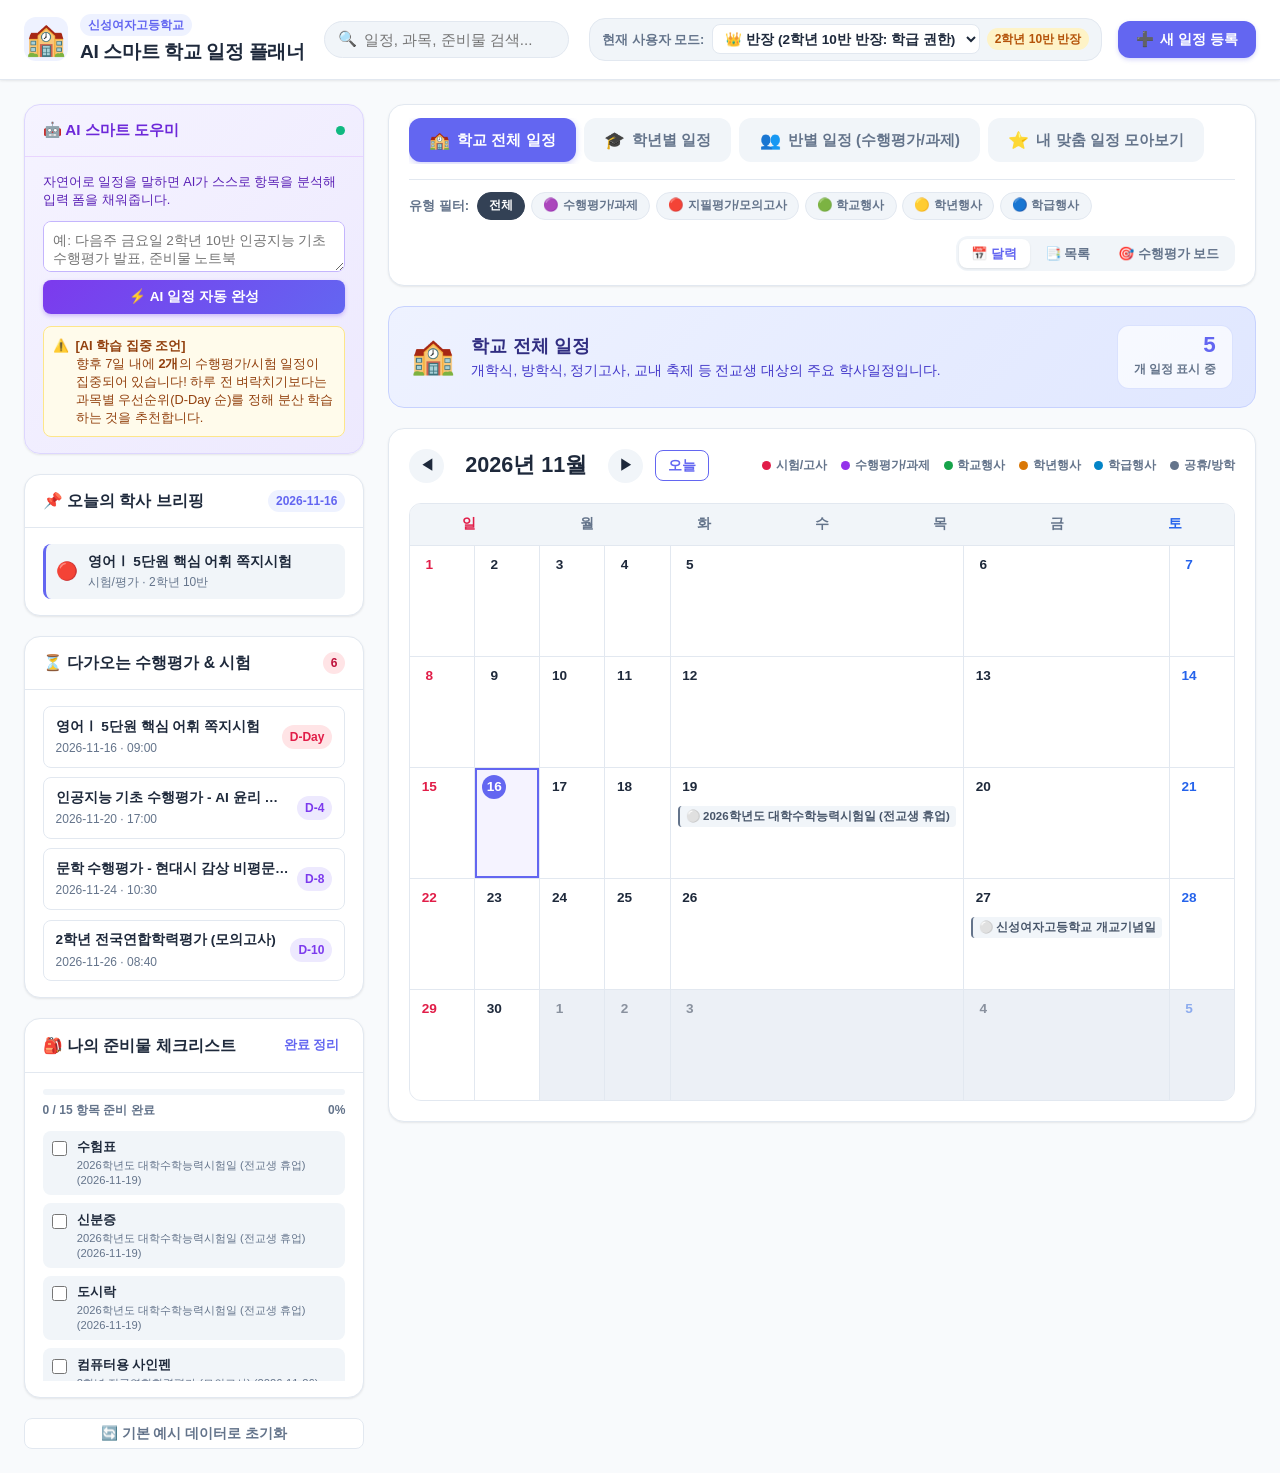
<file: index.html>
<!DOCTYPE html>
<html lang="ko">
<head>
  <meta charset="UTF-8">
  <meta name="viewport" content="width=device-width, initial-scale=1.0">
  <title>신성여고 AI 학교 일정 통합 관리 시스템 (School Life AI Planner)</title>
  <link rel="stylesheet" href="style.css">
</head>
<body>
  <!-- Header / Navigation Bar -->
  <header class="app-header">
    <div class="header-container">
      <div class="brand">
        <div class="brand-logo">🏫</div>
        <div class="brand-text">
          <span class="school-badge">신성여자고등학교</span>
          <h1 class="brand-title">AI 스마트 학교 일정 플래너</h1>
        </div>
      </div>

      <!-- Quick Search Bar -->
      <div class="header-search">
        <span class="search-icon">🔍</span>
        <input type="text" id="globalSearchInput" placeholder="일정, 과목, 준비물 검색..." autocomplete="off">
        <button id="clearSearchBtn" class="clear-btn" style="display:none;">✕</button>
      </div>

      <!-- User Role Switcher -->
      <div class="user-role-section">
        <div class="role-selector-card">
          <label for="userRoleSelect" class="role-label">현재 사용자 모드:</label>
          <div class="role-controls">
            <select id="userRoleSelect" class="role-dropdown">
              <option value="teacher">🧑‍🏫 교사 (학사관리자: 전체 권한)</option>
              <option value="president" selected>👑 반장 (2학년 10반 반장: 학급 권한)</option>
              <option value="student">🎒 학생 (2학년 10반 학생: 조회/체크)</option>
            </select>
            <div id="userScopeInfo" class="user-scope-badge">2학년 10반</div>
          </div>
        </div>
        <button id="openNewEventBtn" class="btn btn-primary btn-add-event">
          <span class="btn-icon">➕</span> 새 일정 등록
        </button>
      </div>
    </div>
  </header>

  <!-- Main Container -->
  <div class="main-layout">
    <!-- Sidebar / Quick Dashboards -->
    <aside class="sidebar">
      <!-- AI Smart Assistant Card -->
      <section class="card ai-assistant-card">
        <div class="card-header ai-header">
          <div class="ai-badge">🤖 AI 스마트 도우미</div>
          <span class="pulse-dot"></span>
        </div>
        <div class="card-body">
          <p class="ai-intro">자연어로 일정을 말하면 AI가 스스로 항목을 분석해 입력 폼을 채워줍니다.</p>
          <div class="ai-input-wrap">
            <textarea id="aiQuickInput" placeholder="예: 다음주 금요일 2학년 10반 인공지능 기초 수행평가 발표, 준비물 노트북" rows="2"></textarea>
            <button id="aiParseBtn" class="btn btn-ai-action">
              <span>⚡ AI 일정 자동 완성</span>
            </button>
          </div>
          <div id="aiWorkloadAlert" class="ai-workload-alert">
            <!-- Dynamically populated AI workload/conflict warning -->
          </div>
        </div>
      </section>

      <!-- Today's Briefing -->
      <section class="card today-card">
        <div class="card-header">
          <h3>📌 오늘의 학사 브리핑</h3>
          <span id="currentDateDisplay" class="date-chip">2026.11.16</span>
        </div>
        <div class="card-body">
          <div id="todayEventsList" class="compact-event-list">
            <!-- Dynamically populated today's events -->
          </div>
        </div>
      </section>

      <!-- Upcoming Assessments (D-Day) -->
      <section class="card upcoming-card">
        <div class="card-header">
          <h3>⏳ 다가오는 수행평가 & 시험</h3>
          <span class="badge-count" id="upcomingCount">3</span>
        </div>
        <div class="card-body">
          <div id="upcomingAssessmentList" class="dday-event-list">
            <!-- Dynamically populated upcoming assessments -->
          </div>
        </div>
      </section>

      <!-- Student Supplies Checklist -->
      <section class="card checklist-card">
        <div class="card-header">
          <h3>🎒 나의 준비물 체크리스트</h3>
          <button id="clearCompletedChecksBtn" class="btn-text">완료 정리</button>
        </div>
        <div class="card-body">
          <div class="checklist-progress-bar">
            <div id="checklistProgressFill" class="progress-fill" style="width: 0%;"></div>
          </div>
          <div class="checklist-status-text">
            <span id="checklistStats">0 / 0 항목 준비 완료</span>
            <span id="checklistPercent">0%</span>
          </div>
          <div id="suppliesChecklistContainer" class="checklist-items">
            <!-- Dynamically populated supplies items -->
          </div>
        </div>
      </section>

      <!-- System Utility Actions -->
      <div class="sidebar-footer">
        <button id="resetDemoDataBtn" class="btn btn-outline-secondary btn-sm w-full">
          🔄 기본 예시 데이터로 초기화
        </button>
      </div>
    </aside>

    <!-- Content Area -->
    <main class="content-area">
      <!-- Navigation Tabs: Scope & Grade/Class Filter -->
      <div class="navigation-panel">
        <div class="scope-tabs-container">
          <div class="scope-tabs" role="tablist">
            <button class="scope-tab active" data-scope="school">
              <span class="tab-icon">🏫</span> 학교 전체 일정
            </button>
            <button class="scope-tab" data-scope="grade">
              <span class="tab-icon">🎓</span> 학년별 일정
            </button>
            <button class="scope-tab" data-scope="class">
              <span class="tab-icon">👥</span> 반별 일정 (수행평가/과제)
            </button>
            <button class="scope-tab" data-scope="my">
              <span class="tab-icon">⭐</span> 내 맞춤 일정 모아보기
            </button>
          </div>
        </div>

        <!-- Grade & Class Secondary Filter Bar -->
        <div class="filter-toolbar">
          <!-- Grade Selector (Visible in Grade & Class tabs) -->
          <div id="gradeFilterGroup" class="filter-group" style="display:none;">
            <span class="filter-label">학년 선택:</span>
            <div class="pill-tabs" id="gradePillTabs">
              <button class="pill-tab" data-grade="1">1학년</button>
              <button class="pill-tab active" data-grade="2">2학년</button>
              <button class="pill-tab" data-grade="3">3학년</button>
            </div>
          </div>

          <!-- Class Selector (Visible in Class tab) -->
          <div id="classFilterGroup" class="filter-group" style="display:none;">
            <span class="filter-label">반 선택:</span>
            <select id="classSelectDropdown" class="form-select-sm">
              <option value="1">1반</option>
              <option value="2">2반</option>
              <option value="3">3반</option>
              <option value="4">4반</option>
              <option value="5">5반</option>
              <option value="6">6반</option>
              <option value="7">7반</option>
              <option value="8">8반</option>
              <option value="9">9반</option>
              <option value="10" selected>10반</option>
            </select>
          </div>

          <!-- Category Chips Filter -->
          <div class="filter-group category-filter-group">
            <span class="filter-label">유형 필터:</span>
            <div class="category-chips" id="categoryChips">
              <button class="cat-chip active" data-cat="all">전체</button>
              <button class="cat-chip" data-cat="assessment">🟣 수행평가/과제</button>
              <button class="cat-chip" data-cat="exam">🔴 지필평가/모의고사</button>
              <button class="cat-chip" data-cat="school_event">🟢 학교행사</button>
              <button class="cat-chip" data-cat="grade_event">🟡 학년행사</button>
              <button class="cat-chip" data-cat="class_event">🔵 학급행사</button>
            </div>
          </div>

          <!-- View Mode Toggle (Calendar vs List vs Assessment Kanban) -->
          <div class="view-mode-toggle">
            <button class="view-btn active" id="viewCalendarBtn" title="달력 뷰">
              📅 달력
            </button>
            <button class="view-btn" id="viewListBtn" title="목록 뷰">
              📑 목록
            </button>
            <button class="view-btn" id="viewAssessmentBtn" title="수행평가 집중 보드">
              🎯 수행평가 보드
            </button>
          </div>
        </div>
      </div>

      <!-- Scope Description Banner -->
      <div id="scopeBanner" class="scope-banner">
        <div class="banner-content">
          <span class="banner-icon">🏫</span>
          <div class="banner-texts">
            <h2 id="scopeBannerTitle">학교 전체 일정</h2>
            <p id="scopeBannerSubtitle">개학식, 방학식, 정기고사, 교내 축제 등 전교생 대상의 주요 학사일정입니다.</p>
          </div>
        </div>
        <div class="banner-stat">
          <span class="stat-number" id="currentViewEventCount">0</span>
          <span class="stat-label">개 일정 표시 중</span>
        </div>
      </div>

      <!-- MAIN VIEW 1: Monthly Calendar -->
      <section id="calendarViewSection" class="view-section active">
        <div class="calendar-header-bar">
          <div class="calendar-controls">
            <button id="prevMonthBtn" class="btn btn-icon-round" title="이전 달">◀</button>
            <h2 id="currentMonthYearDisplay" class="calendar-month-title">2026년 11월</h2>
            <button id="nextMonthBtn" class="btn btn-icon-round" title="다음 달">▶</button>
            <button id="todayBtn" class="btn btn-outline-primary btn-sm">오늘</button>
          </div>
          <div class="calendar-legend">
            <span class="legend-item"><span class="legend-dot dot-exam"></span>시험/고사</span>
            <span class="legend-item"><span class="legend-dot dot-assessment"></span>수행평가/과제</span>
            <span class="legend-item"><span class="legend-dot dot-school"></span>학교행사</span>
            <span class="legend-item"><span class="legend-dot dot-grade"></span>학년행사</span>
            <span class="legend-item"><span class="legend-dot dot-class"></span>학급행사</span>
            <span class="legend-item"><span class="legend-dot dot-holiday"></span>공휴/방학</span>
          </div>
        </div>

        <div class="calendar-grid-container">
          <div class="calendar-weekdays">
            <div class="weekday sun">일</div>
            <div class="weekday">월</div>
            <div class="weekday">화</div>
            <div class="weekday">수</div>
            <div class="weekday">목</div>
            <div class="weekday">금</div>
            <div class="weekday sat">토</div>
          </div>
          <div id="calendarDaysGrid" class="calendar-days-grid">
            <!-- Populated via JavaScript -->
          </div>
        </div>
      </section>

      <!-- MAIN VIEW 2: List / Timeline View -->
      <section id="listViewSection" class="view-section" style="display:none;">
        <div class="list-controls-bar">
          <span class="sort-info">총 <strong id="listEventCount">0</strong>건의 일정이 등록되어 있습니다.</span>
          <div class="sort-options">
            <label for="listSortSelect">정렬:</label>
            <select id="listSortSelect" class="form-select-sm">
              <option value="date-asc">날짜 오름차순 (가까운 순)</option>
              <option value="date-desc">날짜 내림차순 (먼 날짜 순)</option>
              <option value="title-asc">제목 가나다순</option>
            </select>
          </div>
        </div>
        <div id="eventsListContainer" class="events-timeline-container">
          <!-- Populated via JavaScript -->
        </div>
      </section>

      <!-- MAIN VIEW 3: Assessment Focus Board -->
      <section id="assessmentViewSection" class="view-section" style="display:none;">
        <div class="board-header-bar">
          <div>
            <h3>🎯 2026 수행평가 & 과제 집중 관리 보드</h3>
            <p>과목별 평가 방법, 제출 기한, 준비물을 한눈에 체크하고 준비하세요.</p>
          </div>
          <div class="board-filter-stats">
            <span class="chip chip-urgent">마감 임박 (<span id="urgentCount">0</span>)</span>
            <span class="chip chip-active">진행 중 (<span id="activeCount">0</span>)</span>
          </div>
        </div>
        <div id="assessmentCardsGrid" class="assessment-cards-grid">
          <!-- Populated via JavaScript -->
        </div>
      </section>
    </main>
  </div>

  <!-- MODAL: Date Day Details Modal (When clicking a calendar cell) -->
  <div id="dayDetailModal" class="modal-backdrop" style="display:none;">
    <div class="modal-dialog modal-md">
      <div class="modal-header">
        <div class="modal-title-group">
          <span class="modal-icon">📅</span>
          <div>
            <h3 id="dayDetailModalDate">2026년 11월 16일 (월)</h3>
            <p id="dayDetailModalSubtitle">해당 날짜의 상세 일정 목록</p>
          </div>
        </div>
        <button class="modal-close-btn" data-close-modal="dayDetailModal">✕</button>
      </div>
      <div class="modal-body">
        <div id="dayEventsDetailList" class="day-events-detail-list">
          <!-- Populated via JS -->
        </div>
      </div>
      <div class="modal-footer">
        <button id="addEventOnSelectedDateBtn" class="btn btn-primary btn-sm">
          ➕ 이 날짜에 새 일정 등록
        </button>
        <button class="btn btn-outline-secondary btn-sm" data-close-modal="dayDetailModal">닫기</button>
      </div>
    </div>
  </div>

  <!-- MODAL: Event Detail & AI Guidance Modal -->
  <div id="eventDetailModal" class="modal-backdrop" style="display:none;">
    <div class="modal-dialog modal-lg">
      <div class="modal-header">
        <div class="modal-title-group">
          <span id="detailCategoryBadge" class="category-pill">수행평가</span>
          <h3 id="detailEventTitle">일정 제목</h3>
        </div>
        <button class="modal-close-btn" data-close-modal="eventDetailModal">✕</button>
      </div>
      <div class="modal-body">
        <div class="detail-meta-grid">
          <div class="meta-item">
            <span class="meta-label">📅 일정 기간</span>
            <span id="detailPeriod" class="meta-val">2026.11.20 ~ 2026.11.20</span>
          </div>
          <div class="meta-item">
            <span class="meta-label">🎯 적용 대상</span>
            <span id="detailScope" class="meta-val">2학년 10반</span>
          </div>
          <div class="meta-item">
            <span class="meta-label">⏰ 제출/마감 시각</span>
            <span id="detailDueTime" class="meta-val">17:00까지</span>
          </div>
          <div class="meta-item">
            <span class="meta-label">👤 등록자</span>
            <span id="detailAuthor" class="meta-val">김선생님 (교사)</span>
          </div>
        </div>

        <!-- Assessment Specific Detail Box -->
        <div id="detailAssessmentBox" class="assessment-detail-box" style="display:none;">
          <h4 class="box-title">📝 수행평가 상세 정보</h4>
          <div class="meta-subgrid">
            <div>
              <strong>과목:</strong> <span id="detailSubject">인공지능 기초</span>
            </div>
            <div>
              <strong>평가 방식:</strong> <span id="detailEvalMethod">개인 보고서 제출</span>
            </div>
          </div>
        </div>

        <div class="detail-section">
          <h4>📄 상세 내용</h4>
          <div id="detailDescription" class="detail-text-box">
            내용이 표시됩니다.
          </div>
        </div>

        <!-- Materials Checklist in Detail -->
        <div class="detail-section">
          <h4>🎒 챙겨야 할 준비물</h4>
          <div id="detailMaterialsList" class="detail-materials-checklist">
            <!-- Checkable items populated via JS -->
          </div>
        </div>

        <!-- AI Preparation Guide Section -->
        <div class="ai-recommendation-panel">
          <div class="ai-panel-header">
            <span>🤖 AI 스마트 학습 가이드</span>
            <button id="generateAITipBtn" class="btn btn-ai-sm">💡 AI 준비 로드맵 확인</button>
          </div>
          <div id="aiTipContent" class="ai-tip-body">
            AI 준비 로드맵 버튼을 누르면 이 수행평가를 효과적으로 준비하기 위한 D-Day 맞춤형 학습 조언을 보여줍니다.
          </div>
        </div>
      </div>
      <div class="modal-footer">
        <div class="left-actions">
          <button id="editEventBtn" class="btn btn-outline-primary btn-sm">✏️ 일정 수정</button>
          <button id="deleteEventBtn" class="btn btn-outline-danger btn-sm">🗑️ 삭제</button>
        </div>
        <button class="btn btn-secondary btn-sm" data-close-modal="eventDetailModal">닫기</button>
      </div>
    </div>
  </div>

  <!-- MODAL: Add / Edit Event Form -->
  <div id="eventFormModal" class="modal-backdrop" style="display:none;">
    <div class="modal-dialog modal-lg">
      <div class="modal-header">
        <div class="modal-title-group">
          <span class="modal-icon">✏️</span>
          <h3 id="formModalTitle">새 일정 등록</h3>
        </div>
        <button class="modal-close-btn" data-close-modal="eventFormModal">✕</button>
      </div>
      <form id="eventForm" class="modal-body">
        <input type="hidden" id="formEventId" value="">

        <!-- Permission Notice Banner in Form -->
        <div id="formPermissionBanner" class="form-notice-box">
          <span class="notice-icon">ℹ️</span>
          <span id="formPermissionText">현재 권한: 교사 (모든 범위 등록 가능)</span>
        </div>

        <div class="form-row">
          <div class="form-col flex-2">
            <label for="formTitle" class="form-label required">일정 제목</label>
            <input type="text" id="formTitle" class="form-control" placeholder="예: 인공지능 기초 수행평가 발표" required>
          </div>
          <div class="form-col flex-1">
            <label for="formCategory" class="form-label required">일정 유형</label>
            <select id="formCategory" class="form-select" required>
              <option value="assessment">🟣 수행평가 / 과제</option>
              <option value="exam">🔴 시험 (지필/모의고사)</option>
              <option value="school_event">🟢 학교행사 (축제/입학/방학)</option>
              <option value="grade_event">🟡 학년행사 (수련회/현장체험)</option>
              <option value="class_event">🔵 학급행사 (단합/자치활동)</option>
              <option value="holiday">⚪ 공휴일 / 재량휴업일</option>
            </select>
          </div>
        </div>

        <!-- Scope and Target Selection -->
        <div class="form-row">
          <div class="form-col">
            <label for="formScope" class="form-label required">적용 범위</label>
            <select id="formScope" class="form-select" required>
              <option value="school">🏫 학교 전체</option>
              <option value="grade">🎓 특정 학년</option>
              <option value="class" selected>👥 특정 반</option>
            </select>
          </div>
          <div class="form-col" id="formGradeCol">
            <label for="formTargetGrade" class="form-label">대상 학년</label>
            <select id="formTargetGrade" class="form-select">
              <option value="1">1학년</option>
              <option value="2" selected>2학년</option>
              <option value="3">3학년</option>
            </select>
          </div>
          <div class="form-col" id="formClassCol">
            <label for="formTargetClass" class="form-label">대상 반</label>
            <select id="formTargetClass" class="form-select">
              <option value="1">1반</option>
              <option value="2">2반</option>
              <option value="3">3반</option>
              <option value="4">4반</option>
              <option value="5">5반</option>
              <option value="6">6반</option>
              <option value="7">7반</option>
              <option value="8">8반</option>
              <option value="9">9반</option>
              <option value="10" selected>10반</option>
            </select>
          </div>
        </div>

        <!-- Date and Time -->
        <div class="form-row">
          <div class="form-col">
            <label for="formStartDate" class="form-label required">시작 날짜</label>
            <input type="date" id="formStartDate" class="form-control" required>
          </div>
          <div class="form-col">
            <label for="formEndDate" class="form-label required">종료 날짜</label>
            <input type="date" id="formEndDate" class="form-control" required>
          </div>
          <div class="form-col">
            <label for="formDueTime" class="form-label">제출/시작 시간</label>
            <input type="time" id="formDueTime" class="form-control" value="17:00">
          </div>
        </div>

        <!-- Assessment Specific Extra Fields -->
        <div id="formAssessmentFields" class="form-fieldset">
          <div class="fieldset-header">
            <span>📝 수행평가 / 과제 전용 정보</span>
            <button type="button" id="aiSuggestAssessmentDetailsBtn" class="btn btn-ai-xs">
              🤖 AI 자동 추천 채우기
            </button>
          </div>
          <div class="form-row">
            <div class="form-col">
              <label for="formSubject" class="form-label">과목명</label>
              <input type="text" id="formSubject" class="form-control" placeholder="예: 인공지능 기초, 문학, 수학Ⅱ">
            </div>
            <div class="form-col">
              <label for="formEvalMethod" class="form-label">평가 방법</label>
              <input type="text" id="formEvalMethod" class="form-control" placeholder="예: 탐구 보고서 제출, 조별 발표, 포트폴리오">
            </div>
          </div>
        </div>

        <!-- Materials Checklist Input -->
        <div class="form-row">
          <div class="form-col">
            <label for="formMaterials" class="form-label">
              준비물 <span class="label-helper">(쉼표로 구분하여 여러 개 입력)</span>
            </label>
            <input type="text" id="formMaterials" class="form-control" placeholder="예: 노트북, 필기도구, A4 보고서 양식지, 발표자료 USB">
          </div>
        </div>

        <!-- Detailed Description -->
        <div class="form-row">
          <div class="form-col">
            <label for="formDescription" class="form-label">상세 내용 및 안내사항</label>
            <textarea id="formDescription" class="form-control" rows="3" placeholder="일정 세부 내용, 평가 기준, 유의 사항 등을 자유롭게 입력하세요."></textarea>
          </div>
        </div>

        <div class="modal-footer">
          <button type="button" class="btn btn-outline-secondary" data-close-modal="eventFormModal">취소</button>
          <button type="submit" id="saveEventBtn" class="btn btn-primary">💾 저장하기</button>
        </div>
      </form>
    </div>
  </div>

  <!-- Toast Notification Box -->
  <div id="toastContainer" class="toast-container"></div>

  <!-- Scripts -->
  <script src="app.js"></script>
</body>
</html>
</file>
<file: style.css>
﻿/* ==========================================================================
   신성여고 AI 학교 일정 통합 관리 시스템 (School Life AI Planner)
   Style Sheet: Pastel Modern Student-Friendly Theme
   ========================================================================== */

/* --- 1. CSS Variables & Color Palette --- */
:root {
  /* Pastel Base Colors */
  --bg-primary: #F8FAFC;
  --bg-surface: #FFFFFF;
  --bg-subtle: #F1F5F9;
  --bg-hover: #E2E8F0;

  /* Brand Pastel Accents */
  --primary: #6366F1;          /* Soft Indigo */
  --primary-light: #EEF2FF;
  --primary-hover: #4F46E5;
  --primary-text: #4338CA;

  /* Category Pastel Colors */
  --cat-assessment-bg: #F3E8FF;  /* Pastel Purple */
  --cat-assessment-border: #D8B4FE;
  --cat-assessment-text: #7E22CE;
  --cat-assessment-dot: #9333EA;

  --cat-exam-bg: #FFE4E6;        /* Pastel Coral / Red */
  --cat-exam-border: #FDA4AF;
  --cat-exam-text: #BE123C;
  --cat-exam-dot: #E11D48;

  --cat-school-bg: #DCFCE7;      /* Pastel Mint / Green */
  --cat-school-border: #86EFAC;
  --cat-school-text: #15803D;
  --cat-school-dot: #16A34A;

  --cat-grade-bg: #FEF3C7;       /* Pastel Amber / Yellow */
  --cat-grade-border: #FCD34D;
  --cat-grade-text: #B45309;
  --cat-grade-dot: #D97706;

  --cat-class-bg: #E0F2FE;       /* Pastel Sky Blue */
  --cat-class-border: #7DD3FC;
  --cat-class-text: #0369A1;
  --cat-class-dot: #0284C7;

  --cat-holiday-bg: #F1F5F9;     /* Soft Gray */
  --cat-holiday-border: #CBD5E1;
  --cat-holiday-text: #475569;
  --cat-holiday-dot: #64748B;

  /* Neutrals & Text */
  --text-main: #1E293B;
  --text-muted: #64748B;
  --text-light: #94A3B8;
  --border-light: #E2E8F0;
  --border-focus: #818CF8;

  /* UI Effects */
  --radius-sm: 8px;
  --radius-md: 12px;
  --radius-lg: 16px;
  --radius-full: 9999px;
  --shadow-sm: 0 1px 3px rgba(0, 0, 0, 0.05), 0 1px 2px rgba(0, 0, 0, 0.04);
  --shadow-md: 0 4px 6px -1px rgba(0, 0, 0, 0.07), 0 2px 4px -2px rgba(0, 0, 0, 0.05);
  --shadow-lg: 0 10px 15px -3px rgba(0, 0, 0, 0.08), 0 4px 6px -4px rgba(0, 0, 0, 0.04);
  --transition: all 0.2s cubic-bezier(0.4, 0, 0.2, 1);
}

/* --- 2. Reset & Global Styles --- */
*, *::before, *::after {
  box-sizing: border-box;
  margin: 0;
  padding: 0;
}

body {
  font-family: -apple-system, BlinkMacSystemFont, "Pretendard Variable", Pretendard, "Segoe UI", Roboto, "Helvetica Neue", Arial, sans-serif;
  background-color: var(--bg-primary);
  color: var(--text-main);
  line-height: 1.5;
  -webkit-font-smoothing: antialiased;
}

button, input, select, textarea {
  font-family: inherit;
  font-size: 0.95rem;
}

button {
  cursor: pointer;
  border: none;
  background: none;
  transition: var(--transition);
}

/* --- 3. App Header --- */
.app-header {
  background-color: var(--bg-surface);
  border-bottom: 1px solid var(--border-light);
  position: sticky;
  top: 0;
  z-index: 50;
  box-shadow: var(--shadow-sm);
}

.header-container {
  max-width: 1560px;
  margin: 0 auto;
  padding: 0.75rem 1.5rem;
  display: flex;
  align-items: center;
  justify-content: space-between;
  gap: 1.25rem;
  flex-wrap: wrap;
}

.brand {
  display: flex;
  align-items: center;
  gap: 0.75rem;
}

.brand-logo {
  font-size: 2rem;
  width: 44px;
  height: 44px;
  display: flex;
  align-items: center;
  justify-content: center;
  background: var(--primary-light);
  border-radius: var(--radius-md);
}

.school-badge {
  font-size: 0.75rem;
  font-weight: 600;
  color: var(--primary);
  background: var(--primary-light);
  padding: 2px 8px;
  border-radius: var(--radius-full);
  display: inline-block;
  margin-bottom: 2px;
}

.brand-title {
  font-size: 1.2rem;
  font-weight: 700;
  color: var(--text-main);
  letter-spacing: -0.02em;
}

/* Global Search Bar */
.header-search {
  flex: 1;
  max-width: 380px;
  position: relative;
  display: flex;
  align-items: center;
}

.header-search input {
  width: 100%;
  padding: 0.55rem 2.2rem 0.55rem 2.4rem;
  border: 1px solid var(--border-light);
  border-radius: var(--radius-full);
  background-color: var(--bg-subtle);
  color: var(--text-main);
  outline: none;
  transition: var(--transition);
}

.header-search input:focus {
  background-color: var(--bg-surface);
  border-color: var(--primary);
  box-shadow: 0 0 0 3px rgba(99, 102, 241, 0.15);
}

.search-icon {
  position: absolute;
  left: 0.85rem;
  font-size: 0.95rem;
  color: var(--text-muted);
  pointer-events: none;
}

.clear-btn {
  position: absolute;
  right: 0.75rem;
  color: var(--text-muted);
  font-size: 0.85rem;
  padding: 2px 6px;
  border-radius: 50%;
}

.clear-btn:hover {
  background: var(--bg-hover);
  color: var(--text-main);
}

/* User Role & Add Button */
.user-role-section {
  display: flex;
  align-items: center;
  gap: 1rem;
}

.role-selector-card {
  display: flex;
  align-items: center;
  gap: 0.5rem;
  background: var(--bg-subtle);
  padding: 0.35rem 0.75rem;
  border-radius: var(--radius-lg);
  border: 1px solid var(--border-light);
}

.role-label {
  font-size: 0.8rem;
  font-weight: 600;
  color: var(--text-muted);
  white-space: nowrap;
}

.role-controls {
  display: flex;
  align-items: center;
  gap: 0.4rem;
}

.role-dropdown {
  background: var(--bg-surface);
  border: 1px solid var(--border-light);
  border-radius: var(--radius-sm);
  padding: 0.35rem 0.5rem;
  font-weight: 600;
  font-size: 0.85rem;
  color: var(--text-main);
  outline: none;
}

.role-dropdown:focus {
  border-color: var(--primary);
}

.user-scope-badge {
  font-size: 0.75rem;
  font-weight: 700;
  padding: 2px 8px;
  border-radius: var(--radius-full);
  background: #E0E7FF;
  color: #3730A3;
}

/* Button Styles */
.btn {
  display: inline-flex;
  align-items: center;
  justify-content: center;
  gap: 0.4rem;
  padding: 0.55rem 1.1rem;
  border-radius: var(--radius-md);
  font-weight: 600;
  font-size: 0.9rem;
  transition: var(--transition);
  white-space: nowrap;
}

.btn-primary {
  background-color: var(--primary);
  color: #FFFFFF;
  box-shadow: 0 2px 4px rgba(99, 102, 241, 0.25);
}

.btn-primary:hover {
  background-color: var(--primary-hover);
  transform: translateY(-1px);
  box-shadow: 0 4px 8px rgba(99, 102, 241, 0.35);
}

.btn-outline-primary {
  border: 1px solid var(--primary);
  color: var(--primary);
  background: transparent;
}

.btn-outline-primary:hover {
  background: var(--primary-light);
}

.btn-outline-secondary {
  border: 1px solid var(--border-light);
  color: var(--text-muted);
  background: var(--bg-surface);
}

.btn-outline-secondary:hover {
  background: var(--bg-subtle);
  color: var(--text-main);
}

.btn-outline-danger {
  border: 1px solid #FDA4AF;
  color: #E11D48;
  background: transparent;
}

.btn-outline-danger:hover {
  background: #FFE4E6;
}

.btn-secondary {
  background: var(--bg-subtle);
  color: var(--text-main);
}

.btn-secondary:hover {
  background: var(--bg-hover);
}

.btn-sm {
  padding: 0.35rem 0.75rem;
  font-size: 0.85rem;
  border-radius: var(--radius-sm);
}

.btn-icon-round {
  width: 34px;
  height: 34px;
  border-radius: 50%;
  background: var(--bg-subtle);
  color: var(--text-main);
  display: flex;
  align-items: center;
  justify-content: center;
  font-size: 0.85rem;
}

.btn-icon-round:hover {
  background: var(--primary-light);
  color: var(--primary);
}

.btn-text {
  font-size: 0.8rem;
  color: var(--primary);
  font-weight: 600;
  padding: 2px 6px;
  border-radius: 4px;
}

.btn-text:hover {
  background: var(--primary-light);
}

.w-full {
  width: 100%;
}

/* --- 4. Main Layout --- */
.main-layout {
  max-width: 1560px;
  margin: 1.5rem auto;
  padding: 0 1.5rem;
  display: grid;
  grid-template-columns: 340px 1fr;
  gap: 1.5rem;
  align-items: start;
}

/* --- 5. Sidebar & Cards --- */
.sidebar {
  display: flex;
  flex-direction: column;
  gap: 1.25rem;
}

.card {
  background: var(--bg-surface);
  border-radius: var(--radius-lg);
  border: 1px solid var(--border-light);
  box-shadow: var(--shadow-sm);
  overflow: hidden;
  transition: var(--transition);
}

.card-header {
  padding: 0.9rem 1.1rem;
  display: flex;
  align-items: center;
  justify-content: space-between;
  border-bottom: 1px solid var(--border-light);
}

.card-header h3 {
  font-size: 0.98rem;
  font-weight: 700;
  color: var(--text-main);
}

.card-body {
  padding: 1rem 1.1rem;
}

/* AI Assistant Card */
.ai-assistant-card {
  background: linear-gradient(135deg, #F5F3FF 0%, #EDE9FE 100%);
  border: 1px solid #DDD6FE;
}

.ai-header {
  border-bottom: 1px solid #E9D5FF;
}

.ai-badge {
  font-size: 0.95rem;
  font-weight: 700;
  color: #6D28D9;
}

.pulse-dot {
  width: 9px;
  height: 9px;
  border-radius: 50%;
  background: #10B981;
  box-shadow: 0 0 0 0 rgba(16, 185, 129, 0.7);
  animation: pulse 2s infinite;
}

@keyframes pulse {
  0% { transform: scale(0.95); box-shadow: 0 0 0 0 rgba(16, 185, 129, 0.7); }
  70% { transform: scale(1); box-shadow: 0 0 0 8px rgba(16, 185, 129, 0); }
  100% { transform: scale(0.95); box-shadow: 0 0 0 0 rgba(16, 185, 129, 0); }
}

.ai-intro {
  font-size: 0.8rem;
  color: #5B21B6;
  margin-bottom: 0.75rem;
  line-height: 1.4;
}

.ai-input-wrap {
  display: flex;
  flex-direction: column;
  gap: 0.5rem;
}

.ai-input-wrap textarea {
  width: 100%;
  padding: 0.6rem;
  border: 1px solid #C4B5FD;
  border-radius: var(--radius-sm);
  background: #FFFFFF;
  font-size: 0.85rem;
  color: var(--text-main);
  resize: vertical;
  outline: none;
}

.ai-input-wrap textarea:focus {
  border-color: #8B5CF6;
  box-shadow: 0 0 0 3px rgba(139, 92, 246, 0.2);
}

.btn-ai-action {
  background: linear-gradient(135deg, #7C3AED 0%, #6366F1 100%);
  color: #FFFFFF;
  padding: 0.5rem;
  border-radius: var(--radius-sm);
  font-weight: 600;
  font-size: 0.85rem;
  box-shadow: 0 2px 4px rgba(124, 58, 237, 0.3);
}

.btn-ai-action:hover {
  opacity: 0.95;
  transform: translateY(-1px);
}

.ai-workload-alert {
  margin-top: 0.75rem;
  font-size: 0.8rem;
}

.ai-alert-box {
  background: #FFFBEB;
  border: 1px solid #FDE68A;
  border-radius: var(--radius-sm);
  padding: 0.6rem;
  color: #92400E;
  display: flex;
  align-items: flex-start;
  gap: 0.4rem;
  line-height: 1.4;
}

/* Today & Upcoming Cards */
.date-chip {
  font-size: 0.75rem;
  font-weight: 700;
  color: var(--primary);
  background: var(--primary-light);
  padding: 2px 8px;
  border-radius: var(--radius-full);
}

.badge-count {
  font-size: 0.75rem;
  font-weight: 700;
  background: #FFE4E6;
  color: #BE123C;
  padding: 2px 8px;
  border-radius: var(--radius-full);
}

.compact-event-list, .dday-event-list {
  display: flex;
  flex-direction: column;
  gap: 0.6rem;
}

.compact-event-item {
  display: flex;
  align-items: center;
  gap: 0.6rem;
  padding: 0.5rem 0.65rem;
  border-radius: var(--radius-sm);
  background: var(--bg-subtle);
  border-left: 3px solid var(--primary);
  cursor: pointer;
  transition: var(--transition);
}

.compact-event-item:hover {
  background: var(--bg-hover);
  transform: translateX(2px);
}

.compact-event-icon {
  font-size: 1.1rem;
}

.compact-event-info {
  flex: 1;
  min-width: 0;
}

.compact-event-title {
  font-size: 0.85rem;
  font-weight: 600;
  color: var(--text-main);
  white-space: nowrap;
  overflow: hidden;
  text-overflow: ellipsis;
}

.compact-event-sub {
  font-size: 0.75rem;
  color: var(--text-muted);
}

/* D-Day Card Item */
.dday-card-item {
  display: flex;
  align-items: center;
  justify-content: space-between;
  padding: 0.6rem 0.75rem;
  border-radius: var(--radius-sm);
  border: 1px solid var(--border-light);
  background: var(--bg-surface);
  cursor: pointer;
  transition: var(--transition);
}

.dday-card-item:hover {
  border-color: var(--primary);
  box-shadow: var(--shadow-sm);
}

.dday-badge {
  font-size: 0.75rem;
  font-weight: 800;
  padding: 3px 8px;
  border-radius: var(--radius-full);
}

.dday-urgent {
  background: #FFE4E6;
  color: #E11D48;
  animation: pulse-urgent 1.5s infinite;
}

@keyframes pulse-urgent {
  0% { transform: scale(1); }
  50% { transform: scale(1.05); }
  100% { transform: scale(1); }
}

.dday-soon {
  background: #FEF3C7;
  color: #D97706;
}

.dday-normal {
  background: #EDE9FE;
  color: #7C3AED;
}

/* Supplies Checklist */
.checklist-progress-bar {
  height: 6px;
  background: var(--bg-subtle);
  border-radius: var(--radius-full);
  overflow: hidden;
  margin-bottom: 0.4rem;
}

.progress-fill {
  height: 100%;
  background: linear-gradient(90deg, #10B981, #059669);
  transition: width 0.3s ease;
}

.checklist-status-text {
  display: flex;
  justify-content: space-between;
  font-size: 0.75rem;
  color: var(--text-muted);
  font-weight: 600;
  margin-bottom: 0.75rem;
}

.checklist-items {
  display: flex;
  flex-direction: column;
  gap: 0.5rem;
  max-height: 250px;
  overflow-y: auto;
}

.check-item {
  display: flex;
  align-items: flex-start;
  gap: 0.6rem;
  padding: 0.45rem 0.6rem;
  border-radius: var(--radius-sm);
  background: var(--bg-subtle);
  font-size: 0.83rem;
  transition: var(--transition);
}

.check-item:hover {
  background: var(--bg-hover);
}

.check-item input[type="checkbox"] {
  margin-top: 3px;
  cursor: pointer;
  accent-color: var(--primary);
  width: 15px;
  height: 15px;
}

.check-label {
  flex: 1;
  cursor: pointer;
  line-height: 1.35;
}

.check-label.completed {
  text-decoration: line-through;
  color: var(--text-light);
}

.check-event-tag {
  display: block;
  font-size: 0.7rem;
  color: var(--text-muted);
  margin-top: 2px;
}

.empty-state-text {
  font-size: 0.82rem;
  color: var(--text-light);
  text-align: center;
  padding: 1rem 0;
}

/* --- 6. Content Area & Navigation Panel --- */
.content-area {
  display: flex;
  flex-direction: column;
  gap: 1.25rem;
}

.navigation-panel {
  background: var(--bg-surface);
  border-radius: var(--radius-lg);
  border: 1px solid var(--border-light);
  box-shadow: var(--shadow-sm);
  padding: 0.85rem 1.25rem;
  display: flex;
  flex-direction: column;
  gap: 0.9rem;
}

/* Primary Scope Tabs */
.scope-tabs-container {
  overflow-x: auto;
  padding-bottom: 2px;
}

.scope-tabs {
  display: flex;
  gap: 0.5rem;
}

.scope-tab {
  display: inline-flex;
  align-items: center;
  gap: 0.45rem;
  padding: 0.65rem 1.2rem;
  border-radius: var(--radius-md);
  font-size: 0.92rem;
  font-weight: 700;
  color: var(--text-muted);
  background: var(--bg-subtle);
  border: 1px solid transparent;
  white-space: nowrap;
  transition: var(--transition);
}

.scope-tab:hover {
  color: var(--text-main);
  background: var(--bg-hover);
}

.scope-tab.active {
  background: var(--primary);
  color: #FFFFFF;
  box-shadow: 0 2px 6px rgba(99, 102, 241, 0.3);
}

.scope-tab .tab-icon {
  font-size: 1.05rem;
}

/* Filter Toolbar */
.filter-toolbar {
  display: flex;
  align-items: center;
  justify-content: space-between;
  gap: 1rem;
  flex-wrap: wrap;
  padding-top: 0.75rem;
  border-top: 1px solid var(--border-light);
}

.filter-group {
  display: flex;
  align-items: center;
  gap: 0.5rem;
}

.filter-label {
  font-size: 0.82rem;
  font-weight: 600;
  color: var(--text-muted);
  white-space: nowrap;
}

.pill-tabs {
  display: flex;
  gap: 0.25rem;
  background: var(--bg-subtle);
  padding: 3px;
  border-radius: var(--radius-full);
}

.pill-tab {
  padding: 0.3rem 0.85rem;
  border-radius: var(--radius-full);
  font-size: 0.82rem;
  font-weight: 600;
  color: var(--text-muted);
}

.pill-tab.active {
  background: var(--bg-surface);
  color: var(--primary);
  font-weight: 700;
  box-shadow: var(--shadow-sm);
}

.form-select-sm {
  padding: 0.3rem 0.6rem;
  border-radius: var(--radius-sm);
  border: 1px solid var(--border-light);
  background: var(--bg-surface);
  font-size: 0.85rem;
  font-weight: 600;
  outline: none;
}

/* Category Chips */
.category-chips {
  display: flex;
  gap: 0.35rem;
  flex-wrap: wrap;
}

.cat-chip {
  padding: 0.3rem 0.7rem;
  border-radius: var(--radius-full);
  font-size: 0.78rem;
  font-weight: 600;
  background: var(--bg-subtle);
  color: var(--text-muted);
  border: 1px solid var(--border-light);
  transition: var(--transition);
}

.cat-chip:hover {
  background: var(--bg-hover);
  color: var(--text-main);
}

.cat-chip.active {
  background: #334155;
  color: #FFFFFF;
  border-color: #334155;
}

/* View Mode Toggle */
.view-mode-toggle {
  display: flex;
  background: var(--bg-subtle);
  padding: 3px;
  border-radius: var(--radius-md);
  gap: 2px;
  margin-left: auto;
}

.view-btn {
  padding: 0.35rem 0.8rem;
  border-radius: var(--radius-sm);
  font-size: 0.82rem;
  font-weight: 600;
  color: var(--text-muted);
}

.view-btn.active {
  background: var(--bg-surface);
  color: var(--primary);
  font-weight: 700;
  box-shadow: var(--shadow-sm);
}

/* Scope Banner */
.scope-banner {
  background: linear-gradient(135deg, #EEF2FF 0%, #E0E7FF 100%);
  border: 1px solid #C7D2FE;
  border-radius: var(--radius-lg);
  padding: 1.1rem 1.4rem;
  display: flex;
  align-items: center;
  justify-content: space-between;
}

.banner-content {
  display: flex;
  align-items: center;
  gap: 1rem;
}

.banner-icon {
  font-size: 2.2rem;
}

.banner-texts h2 {
  font-size: 1.15rem;
  font-weight: 800;
  color: #312E81;
}

.banner-texts p {
  font-size: 0.85rem;
  color: #4338CA;
  margin-top: 2px;
}

.banner-stat {
  text-align: right;
  background: rgba(255, 255, 255, 0.7);
  padding: 0.5rem 1rem;
  border-radius: var(--radius-md);
  border: 1px solid rgba(199, 210, 254, 0.6);
}

.stat-number {
  display: block;
  font-size: 1.4rem;
  font-weight: 800;
  color: var(--primary);
  line-height: 1;
}

.stat-label {
  font-size: 0.75rem;
  color: var(--text-muted);
  font-weight: 600;
}

/* --- 7. Monthly Calendar View --- */
.view-section {
  background: var(--bg-surface);
  border-radius: var(--radius-lg);
  border: 1px solid var(--border-light);
  box-shadow: var(--shadow-sm);
  padding: 1.25rem;
}

.calendar-header-bar {
  display: flex;
  align-items: center;
  justify-content: space-between;
  margin-bottom: 1.25rem;
  flex-wrap: wrap;
  gap: 1rem;
}

.calendar-controls {
  display: flex;
  align-items: center;
  gap: 0.75rem;
}

.calendar-month-title {
  font-size: 1.35rem;
  font-weight: 800;
  color: var(--text-main);
  min-width: 140px;
  text-align: center;
}

.calendar-legend {
  display: flex;
  align-items: center;
  gap: 0.85rem;
  flex-wrap: wrap;
}

.legend-item {
  display: flex;
  align-items: center;
  gap: 0.3rem;
  font-size: 0.78rem;
  color: var(--text-muted);
  font-weight: 600;
}

.legend-dot {
  width: 9px;
  height: 9px;
  border-radius: 50%;
  display: inline-block;
}

.dot-exam { background-color: var(--cat-exam-dot); }
.dot-assessment { background-color: var(--cat-assessment-dot); }
.dot-school { background-color: var(--cat-school-dot); }
.dot-grade { background-color: var(--cat-grade-dot); }
.dot-class { background-color: var(--cat-class-dot); }
.dot-holiday { background-color: var(--cat-holiday-dot); }

/* Calendar Grid */
.calendar-grid-container {
  border: 1px solid var(--border-light);
  border-radius: var(--radius-md);
  overflow: hidden;
}

.calendar-weekdays {
  display: grid;
  grid-template-columns: repeat(7, 1fr);
  background: var(--bg-subtle);
  border-bottom: 1px solid var(--border-light);
  text-align: center;
  font-weight: 700;
  font-size: 0.85rem;
  color: var(--text-muted);
}

.weekday {
  padding: 0.65rem 0.25rem;
}

.weekday.sun { color: #E11D48; }
.weekday.sat { color: #2563EB; }

.calendar-days-grid {
  display: grid;
  grid-template-columns: repeat(7, 1fr);
  grid-auto-rows: minmax(110px, auto);
  background: var(--border-light);
  gap: 1px;
}

.calendar-day-cell {
  background: var(--bg-surface);
  padding: 0.45rem;
  display: flex;
  flex-direction: column;
  gap: 0.25rem;
  min-height: 110px;
  cursor: pointer;
  transition: background-color 0.15s ease;
  position: relative;
}

.calendar-day-cell:hover {
  background-color: #F8FAFC;
}

.calendar-day-cell.other-month {
  background-color: #F8FAFC;
  opacity: 0.45;
}

.calendar-day-cell.today {
  background-color: #F5F3FF;
}

.calendar-day-cell.selected {
  outline: 2px solid var(--primary);
  outline-offset: -2px;
}

.day-header {
  display: flex;
  justify-content: space-between;
  align-items: center;
  margin-bottom: 0.2rem;
}

.day-number {
  font-size: 0.85rem;
  font-weight: 700;
  color: var(--text-main);
  width: 24px;
  height: 24px;
  display: flex;
  align-items: center;
  justify-content: center;
  border-radius: 50%;
}

.calendar-day-cell.today .day-number {
  background: var(--primary);
  color: #FFFFFF;
}

.calendar-day-cell.sunday .day-number { color: #E11D48; }
.calendar-day-cell.saturday .day-number { color: #2563EB; }

.day-events-container {
  display: flex;
  flex-direction: column;
  gap: 3px;
  flex: 1;
}

/* Event Chips in Calendar Cell */
.event-chip {
  padding: 2px 6px;
  border-radius: 4px;
  font-size: 0.72rem;
  font-weight: 600;
  white-space: nowrap;
  overflow: hidden;
  text-overflow: ellipsis;
  display: flex;
  align-items: center;
  gap: 3px;
  border-left: 2.5px solid transparent;
  transition: transform 0.1s ease;
}

.event-chip:hover {
  transform: translateY(-1px);
  filter: brightness(0.95);
}

.event-chip.cat-assessment {
  background: var(--cat-assessment-bg);
  color: var(--cat-assessment-text);
  border-left-color: var(--cat-assessment-dot);
}

.event-chip.cat-exam {
  background: var(--cat-exam-bg);
  color: var(--cat-exam-text);
  border-left-color: var(--cat-exam-dot);
}

.event-chip.cat-school_event {
  background: var(--cat-school-bg);
  color: var(--cat-school-text);
  border-left-color: var(--cat-school-dot);
}

.event-chip.cat-grade_event {
  background: var(--cat-grade-bg);
  color: var(--cat-grade-text);
  border-left-color: var(--cat-grade-dot);
}

.event-chip.cat-class_event {
  background: var(--cat-class-bg);
  color: var(--cat-class-text);
  border-left-color: var(--cat-class-dot);
}

.event-chip.cat-holiday {
  background: var(--cat-holiday-bg);
  color: var(--cat-holiday-text);
  border-left-color: var(--cat-holiday-dot);
}

.more-events-chip {
  font-size: 0.68rem;
  color: var(--text-muted);
  font-weight: 700;
  padding: 1px 4px;
}

/* --- 8. List & Timeline View --- */
.list-controls-bar {
  display: flex;
  align-items: center;
  justify-content: space-between;
  margin-bottom: 1rem;
  padding-bottom: 0.75rem;
  border-bottom: 1px solid var(--border-light);
}

.sort-info {
  font-size: 0.88rem;
  color: var(--text-muted);
}

.sort-options {
  display: flex;
  align-items: center;
  gap: 0.5rem;
  font-size: 0.85rem;
  color: var(--text-muted);
}

.events-timeline-container {
  display: flex;
  flex-direction: column;
  gap: 0.85rem;
}

.timeline-event-card {
  display: flex;
  align-items: stretch;
  background: var(--bg-surface);
  border: 1px solid var(--border-light);
  border-radius: var(--radius-md);
  padding: 1rem 1.25rem;
  gap: 1.25rem;
  transition: var(--transition);
  cursor: pointer;
}

.timeline-event-card:hover {
  border-color: var(--primary);
  box-shadow: var(--shadow-md);
  transform: translateY(-2px);
}

.timeline-date-col {
  min-width: 90px;
  display: flex;
  flex-direction: column;
  justify-content: center;
  align-items: center;
  border-right: 1px dashed var(--border-light);
  padding-right: 1.25rem;
}

.timeline-date-day {
  font-size: 1.5rem;
  font-weight: 800;
  color: var(--text-main);
  line-height: 1;
}

.timeline-date-ym {
  font-size: 0.75rem;
  color: var(--text-muted);
  font-weight: 600;
  margin-top: 4px;
}

.timeline-content-col {
  flex: 1;
  display: flex;
  flex-direction: column;
  gap: 0.4rem;
}

.timeline-card-header {
  display: flex;
  align-items: center;
  gap: 0.5rem;
  flex-wrap: wrap;
}

.category-pill {
  font-size: 0.75rem;
  font-weight: 700;
  padding: 2px 8px;
  border-radius: var(--radius-full);
}

.category-pill.assessment { background: var(--cat-assessment-bg); color: var(--cat-assessment-text); }
.category-pill.exam { background: var(--cat-exam-bg); color: var(--cat-exam-text); }
.category-pill.school_event { background: var(--cat-school-bg); color: var(--cat-school-text); }
.category-pill.grade_event { background: var(--cat-grade-bg); color: var(--cat-grade-text); }
.category-pill.class_event { background: var(--cat-class-bg); color: var(--cat-class-text); }
.category-pill.holiday { background: var(--cat-holiday-bg); color: var(--cat-holiday-text); }

.scope-pill {
  font-size: 0.73rem;
  font-weight: 600;
  padding: 2px 7px;
  border-radius: var(--radius-full);
  background: var(--bg-subtle);
  color: var(--text-muted);
}

.timeline-event-title {
  font-size: 1.05rem;
  font-weight: 700;
  color: var(--text-main);
}

.timeline-event-desc {
  font-size: 0.85rem;
  color: var(--text-muted);
  line-height: 1.4;
}

.timeline-meta-row {
  display: flex;
  align-items: center;
  gap: 1rem;
  font-size: 0.78rem;
  color: var(--text-muted);
  margin-top: 0.2rem;
  flex-wrap: wrap;
}

.materials-tags {
  display: flex;
  align-items: center;
  gap: 0.35rem;
  flex-wrap: wrap;
}

.mat-tag {
  background: #EFF6FF;
  color: #1D4ED8;
  padding: 2px 6px;
  border-radius: 4px;
  font-size: 0.72rem;
  font-weight: 600;
}

/* --- 9. Assessment Kanban Board View --- */
.board-header-bar {
  display: flex;
  align-items: center;
  justify-content: space-between;
  margin-bottom: 1.25rem;
  flex-wrap: wrap;
  gap: 1rem;
}

.board-header-bar h3 {
  font-size: 1.15rem;
  font-weight: 800;
  color: var(--text-main);
}

.board-header-bar p {
  font-size: 0.85rem;
  color: var(--text-muted);
}

.board-filter-stats {
  display: flex;
  gap: 0.5rem;
}

.chip {
  font-size: 0.8rem;
  font-weight: 700;
  padding: 4px 10px;
  border-radius: var(--radius-full);
}

.chip-urgent { background: #FFE4E6; color: #BE123C; }
.chip-active { background: #EDE9FE; color: #6D28D9; }

.assessment-cards-grid {
  display: grid;
  grid-template-columns: repeat(auto-fill, minmax(320px, 1fr));
  gap: 1.25rem;
}

.assessment-card {
  background: var(--bg-surface);
  border: 1px solid #DDD6FE;
  border-radius: var(--radius-md);
  padding: 1.15rem;
  box-shadow: var(--shadow-sm);
  display: flex;
  flex-direction: column;
  gap: 0.75rem;
  position: relative;
  transition: var(--transition);
}

.assessment-card:hover {
  box-shadow: var(--shadow-md);
  border-color: #8B5CF6;
  transform: translateY(-2px);
}

.as-card-top {
  display: flex;
  justify-content: space-between;
  align-items: center;
}

.as-subject-badge {
  font-size: 0.8rem;
  font-weight: 800;
  color: #6D28D9;
  background: #F3E8FF;
  padding: 3px 8px;
  border-radius: var(--radius-sm);
}

.as-card-title {
  font-size: 1rem;
  font-weight: 700;
  color: var(--text-main);
  line-height: 1.35;
}

.as-card-info {
  background: var(--bg-subtle);
  border-radius: var(--radius-sm);
  padding: 0.6rem 0.75rem;
  font-size: 0.8rem;
  display: flex;
  flex-direction: column;
  gap: 0.25rem;
}

.as-info-row {
  display: flex;
  justify-content: space-between;
}

.as-info-label {
  color: var(--text-muted);
  font-weight: 600;
}

.as-info-value {
  color: var(--text-main);
  font-weight: 700;
}

.as-supplies-preview {
  font-size: 0.78rem;
}

.as-supplies-title {
  font-weight: 600;
  color: var(--text-muted);
  margin-bottom: 0.25rem;
}

.as-card-actions {
  display: flex;
  gap: 0.5rem;
  margin-top: auto;
  padding-top: 0.5rem;
  border-top: 1px solid var(--border-light);
}

/* --- 10. Modals --- */
.modal-backdrop {
  position: fixed;
  top: 0;
  left: 0;
  width: 100%;
  height: 100%;
  background: rgba(15, 23, 42, 0.55);
  backdrop-filter: blur(4px);
  z-index: 100;
  display: flex;
  align-items: center;
  justify-content: center;
  padding: 1rem;
  animation: fadeIn 0.15s ease-out;
}

@keyframes fadeIn {
  from { opacity: 0; }
  to { opacity: 1; }
}

.modal-dialog {
  background: var(--bg-surface);
  border-radius: var(--radius-lg);
  box-shadow: var(--shadow-lg);
  width: 100%;
  max-height: 90vh;
  display: flex;
  flex-direction: column;
  overflow: hidden;
  animation: slideUp 0.2s ease-out;
}

@keyframes slideUp {
  from { transform: translateY(16px); opacity: 0; }
  to { transform: translateY(0); opacity: 1; }
}

.modal-md { max-width: 540px; }
.modal-lg { max-width: 680px; }

.modal-header {
  padding: 1.1rem 1.4rem;
  border-bottom: 1px solid var(--border-light);
  display: flex;
  align-items: center;
  justify-content: space-between;
}

.modal-title-group {
  display: flex;
  align-items: center;
  gap: 0.6rem;
}

.modal-icon {
  font-size: 1.3rem;
}

.modal-header h3 {
  font-size: 1.15rem;
  font-weight: 800;
  color: var(--text-main);
}

.modal-header p {
  font-size: 0.8rem;
  color: var(--text-muted);
}

.modal-close-btn {
  font-size: 1.1rem;
  width: 32px;
  height: 32px;
  border-radius: 50%;
  display: flex;
  align-items: center;
  justify-content: center;
  color: var(--text-muted);
}

.modal-close-btn:hover {
  background: var(--bg-hover);
  color: var(--text-main);
}

.modal-body {
  padding: 1.25rem 1.4rem;
  overflow-y: auto;
  display: flex;
  flex-direction: column;
  gap: 1rem;
}

.modal-footer {
  padding: 0.9rem 1.4rem;
  border-top: 1px solid var(--border-light);
  display: flex;
  align-items: center;
  justify-content: flex-end;
  gap: 0.6rem;
  background: var(--bg-subtle);
}

.modal-footer .left-actions {
  margin-right: auto;
  display: flex;
  gap: 0.5rem;
}

/* Form Styles */
.form-row {
  display: flex;
  gap: 1rem;
  flex-wrap: wrap;
}

.form-col {
  flex: 1;
  min-width: 180px;
  display: flex;
  flex-direction: column;
  gap: 0.35rem;
}

.form-col.flex-2 { flex: 2; }
.form-col.flex-1 { flex: 1; }

.form-label {
  font-size: 0.85rem;
  font-weight: 700;
  color: var(--text-main);
}

.form-label.required::after {
  content: " *";
  color: #E11D48;
}

.label-helper {
  font-size: 0.75rem;
  font-weight: normal;
  color: var(--text-muted);
}

.form-control, .form-select {
  width: 100%;
  padding: 0.55rem 0.75rem;
  border: 1px solid var(--border-light);
  border-radius: var(--radius-sm);
  background: var(--bg-surface);
  color: var(--text-main);
  outline: none;
  transition: var(--transition);
}

.form-control:focus, .form-select:focus {
  border-color: var(--primary);
  box-shadow: 0 0 0 3px rgba(99, 102, 241, 0.15);
}

.form-notice-box {
  background: #EEF2FF;
  border: 1px solid #C7D2FE;
  border-radius: var(--radius-sm);
  padding: 0.6rem 0.85rem;
  font-size: 0.82rem;
  color: #3730A3;
  display: flex;
  align-items: center;
  gap: 0.5rem;
}

.form-fieldset {
  background: #FAF5FF;
  border: 1px solid #E9D5FF;
  border-radius: var(--radius-sm);
  padding: 0.85rem;
  display: flex;
  flex-direction: column;
  gap: 0.75rem;
}

.fieldset-header {
  display: flex;
  justify-content: space-between;
  align-items: center;
  font-size: 0.85rem;
  font-weight: 700;
  color: #7E22CE;
}

.btn-ai-xs {
  background: #9333EA;
  color: #FFFFFF;
  padding: 2px 8px;
  border-radius: 4px;
  font-size: 0.75rem;
  font-weight: 600;
}

.btn-ai-xs:hover {
  background: #7E22CE;
}

/* Detail Modal Inner Elements */
.detail-meta-grid {
  display: grid;
  grid-template-columns: repeat(2, 1fr);
  gap: 0.75rem;
  background: var(--bg-subtle);
  padding: 0.85rem;
  border-radius: var(--radius-sm);
}

.meta-item {
  display: flex;
  flex-direction: column;
  gap: 2px;
}

.meta-label {
  font-size: 0.75rem;
  color: var(--text-muted);
  font-weight: 600;
}

.meta-val {
  font-size: 0.9rem;
  font-weight: 700;
  color: var(--text-main);
}

.assessment-detail-box {
  background: #FAF5FF;
  border: 1px solid #E9D5FF;
  border-radius: var(--radius-sm);
  padding: 0.85rem;
}

.box-title {
  font-size: 0.88rem;
  font-weight: 700;
  color: #7E22CE;
  margin-bottom: 0.4rem;
}

.meta-subgrid {
  display: flex;
  gap: 1.5rem;
  font-size: 0.85rem;
}

.detail-section h4 {
  font-size: 0.88rem;
  font-weight: 700;
  color: var(--text-main);
  margin-bottom: 0.4rem;
}

.detail-text-box {
  background: var(--bg-subtle);
  border-radius: var(--radius-sm);
  padding: 0.75rem;
  font-size: 0.88rem;
  color: var(--text-main);
  line-height: 1.5;
  white-space: pre-wrap;
}

.detail-materials-checklist {
  display: flex;
  flex-direction: column;
  gap: 0.4rem;
}

.ai-recommendation-panel {
  background: linear-gradient(135deg, #F5F3FF 0%, #EDE9FE 100%);
  border: 1px solid #C4B5FD;
  border-radius: var(--radius-md);
  padding: 0.85rem;
}

.ai-panel-header {
  display: flex;
  justify-content: space-between;
  align-items: center;
  font-size: 0.88rem;
  font-weight: 700;
  color: #6D28D9;
  margin-bottom: 0.5rem;
}

.btn-ai-sm {
  background: #7C3AED;
  color: #FFFFFF;
  padding: 3px 10px;
  border-radius: var(--radius-sm);
  font-size: 0.78rem;
  font-weight: 600;
}

.btn-ai-sm:hover {
  background: #6D28D9;
}

.ai-tip-body {
  font-size: 0.83rem;
  color: #4C1D95;
  line-height: 1.45;
  background: rgba(255, 255, 255, 0.6);
  padding: 0.65rem;
  border-radius: var(--radius-sm);
}

/* Day Detail Modal List */
.day-events-detail-list {
  display: flex;
  flex-direction: column;
  gap: 0.65rem;
  max-height: 380px;
  overflow-y: auto;
}

/* --- 11. Toast Notifications --- */
.toast-container {
  position: fixed;
  bottom: 1.5rem;
  right: 1.5rem;
  z-index: 200;
  display: flex;
  flex-direction: column;
  gap: 0.5rem;
  pointer-events: none;
}

.toast {
  pointer-events: auto;
  background: #1E293B;
  color: #FFFFFF;
  padding: 0.75rem 1.25rem;
  border-radius: var(--radius-md);
  box-shadow: var(--shadow-lg);
  font-size: 0.88rem;
  font-weight: 600;
  display: flex;
  align-items: center;
  gap: 0.6rem;
  animation: slideInRight 0.25s ease-out, fadeOut 0.3s ease-in 2.7s forwards;
}

.toast.toast-success { border-left: 4px solid #10B981; }
.toast.toast-warning { border-left: 4px solid #F59E0B; }
.toast.toast-error { border-left: 4px solid #EF4444; }

@keyframes slideInRight {
  from { transform: translateX(100%); opacity: 0; }
  to { transform: translateX(0); opacity: 1; }
}

@keyframes fadeOut {
  from { opacity: 1; transform: translateY(0); }
  to { opacity: 0; transform: translateY(10px); }
}

/* --- 12. Responsive Design (Mobile / Tablet) --- */
@media (max-width: 1024px) {
  .main-layout {
    grid-template-columns: 1fr;
  }
  .sidebar {
    order: 2;
  }
  .content-area {
    order: 1;
  }
}

@media (max-width: 768px) {
  .header-container {
    flex-direction: column;
    align-items: stretch;
  }
  .header-search {
    max-width: 100%;
  }
  .user-role-section {
    justify-content: space-between;
  }
  .filter-toolbar {
    flex-direction: column;
    align-items: stretch;
  }
  .view-mode-toggle {
    margin-left: 0;
    width: 100%;
    justify-content: center;
  }
  .calendar-days-grid {
    grid-auto-rows: minmax(75px, auto);
  }
  .calendar-day-cell {
    min-height: 75px;
    padding: 0.25rem;
  }
  .event-chip {
    font-size: 0.65rem;
    padding: 1px 3px;
  }
  .timeline-event-card {
    flex-direction: column;
    gap: 0.5rem;
  }
  .timeline-date-col {
    border-right: none;
    border-bottom: 1px dashed var(--border-light);
    padding-right: 0;
    padding-bottom: 0.5rem;
    align-items: flex-start;
  }
  .modal-dialog {
    max-height: 95vh;
  }
}
</file>
